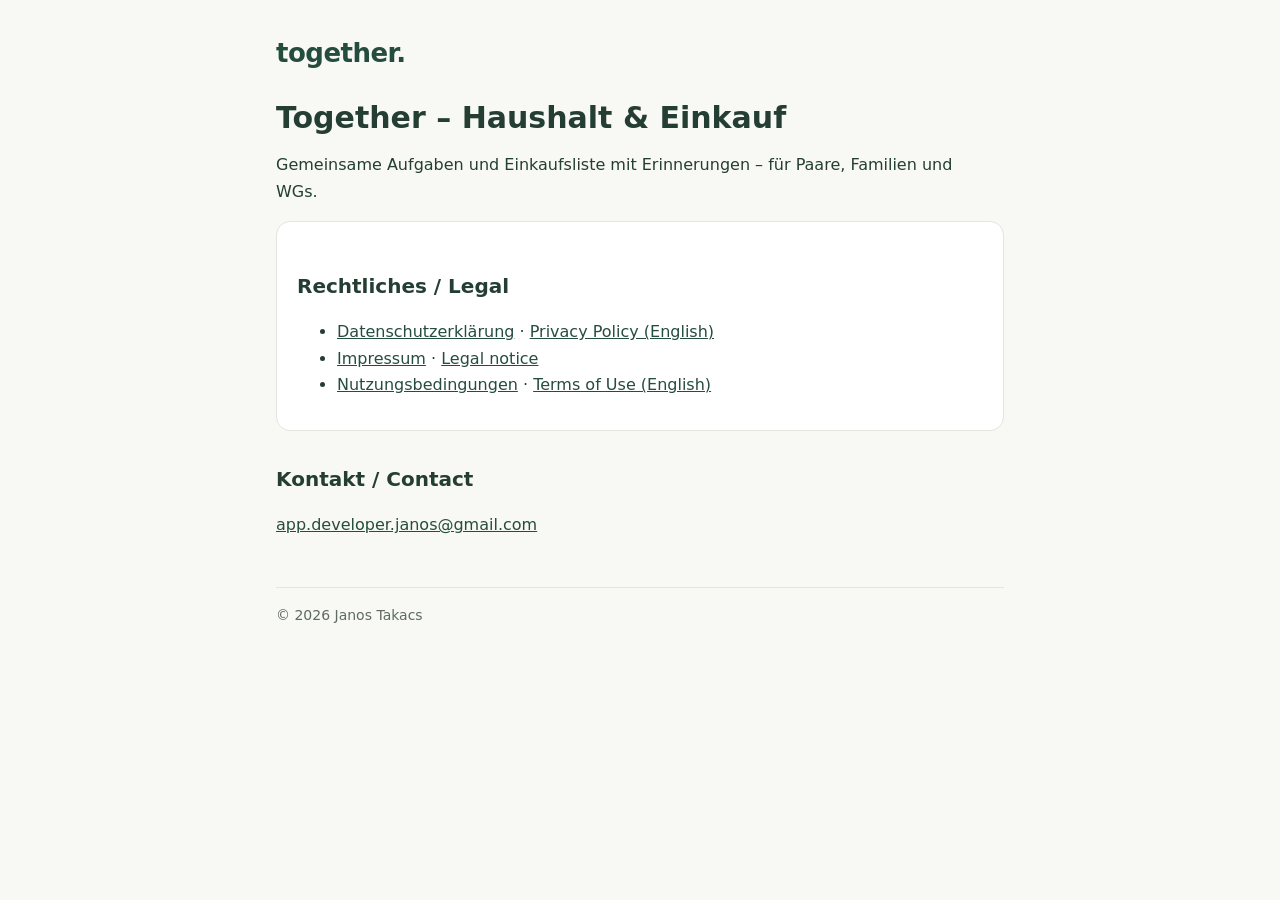
<file: index.html>
<!doctype html>
<html lang="de">
<head>
  <meta charset="utf-8">
  <meta name="viewport" content="width=device-width, initial-scale=1">
  <title>Together – Rechtliches</title>
  <link rel="stylesheet" href="style.css">
</head>
<body>
<main>
  <header><a class="brand" href="index.html">together.</a></header>
  <h1>Together – Haushalt &amp; Einkauf</h1>
  <p>Gemeinsame Aufgaben und Einkaufsliste mit Erinnerungen – für Paare, Familien und WGs.</p>
  <div class="card">
    <h2>Rechtliches / Legal</h2>
    <ul>
      <li><a href="datenschutz.html">Datenschutzerklärung</a> · <a href="privacy.html">Privacy Policy (English)</a></li>
      <li><a href="impressum.html">Impressum</a> · <a href="impressum.html#en">Legal notice</a></li>
      <li><a href="nutzungsbedingungen.html">Nutzungsbedingungen</a> · <a href="terms.html">Terms of Use (English)</a></li>
    </ul>
  </div>
  <h2>Kontakt / Contact</h2>
  <p><a href="mailto:app.developer.janos@gmail.com">app.developer.janos@gmail.com</a></p>
  <footer>© 2026 Janos Takacs</footer>
</main>
</body>
</html>
</file>
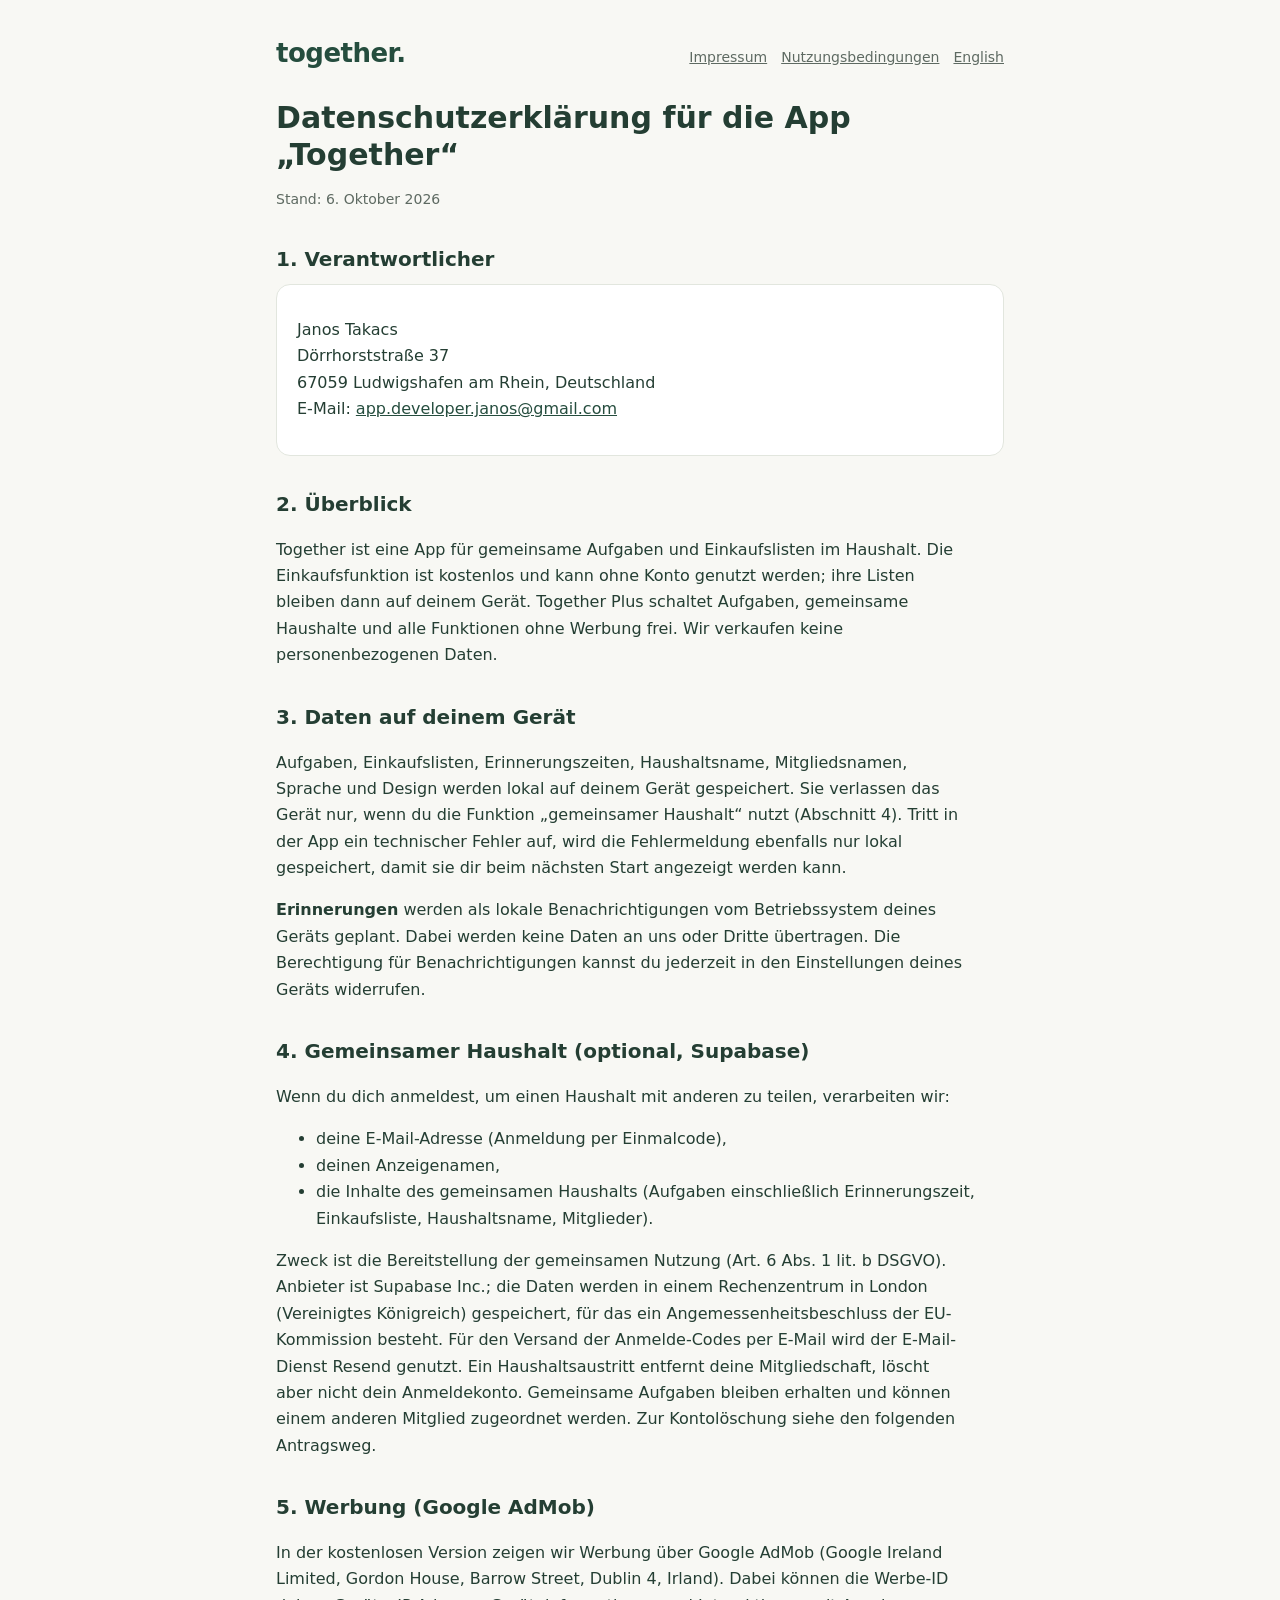
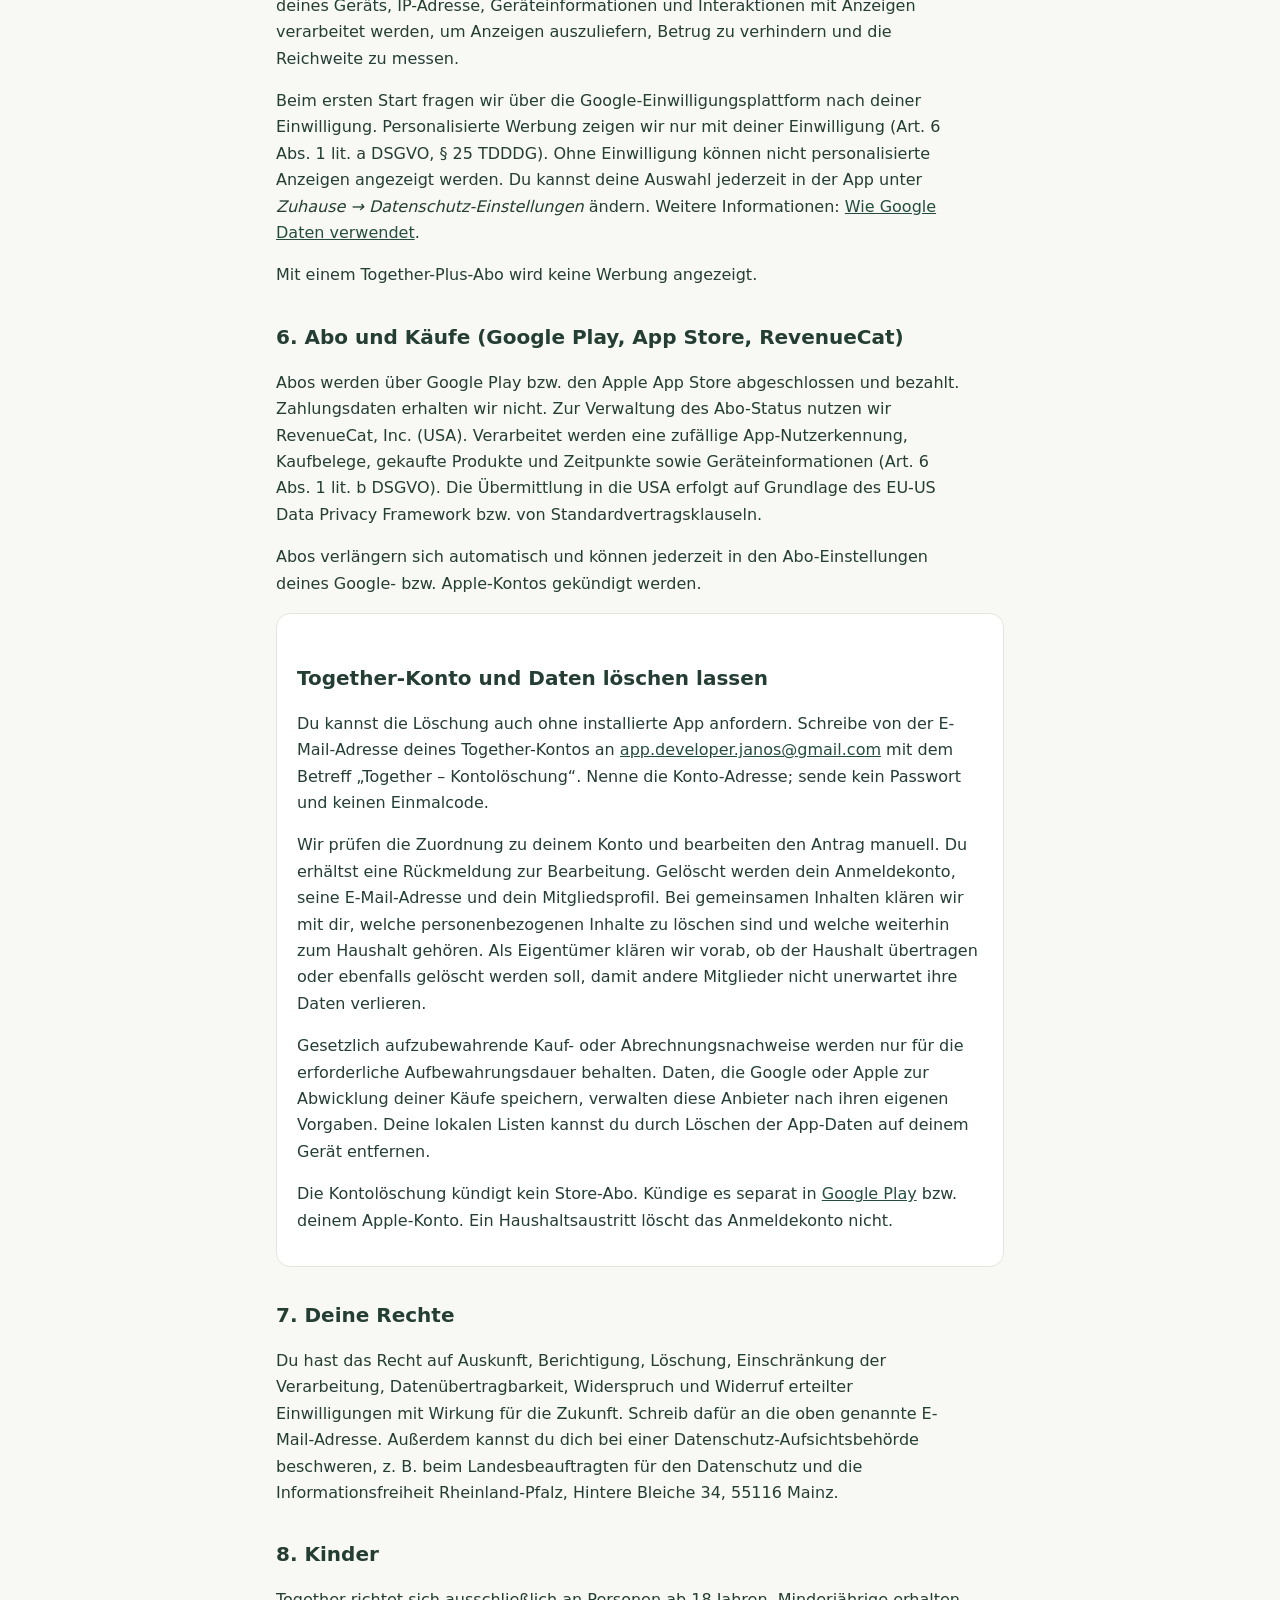
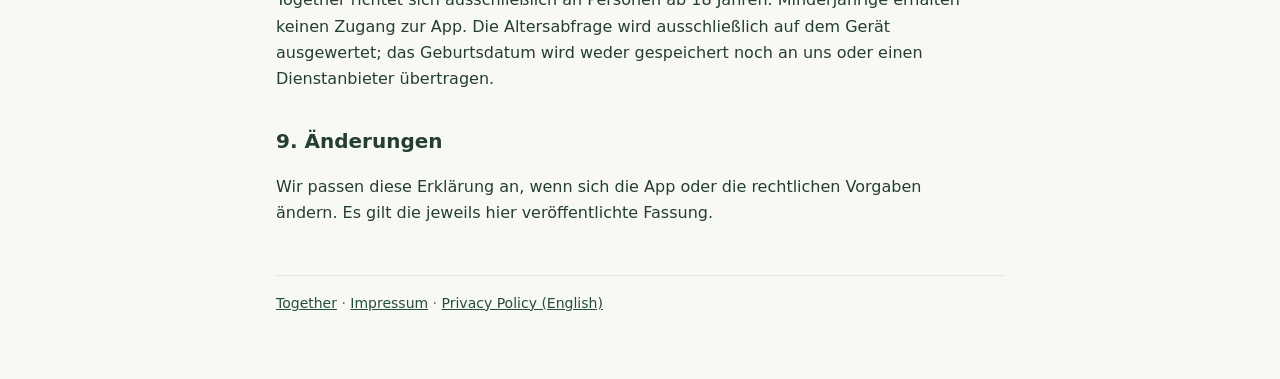
<file: datenschutz.html>
<!doctype html>
<html lang="de">
<head>
  <meta charset="utf-8">
  <meta name="viewport" content="width=device-width, initial-scale=1">
  <title>Together – Datenschutzerklärung</title>
  <link rel="stylesheet" href="style.css">
</head>
<body>
<main>
  <header><a class="brand" href="index.html">together.</a>
    <nav><a href="impressum.html">Impressum</a><a href="nutzungsbedingungen.html">Nutzungsbedingungen</a><a class="lang" href="privacy.html">English</a></nav></header>

  <h1>Datenschutzerklärung für die App „Together“</h1>
  <p class="meta">Stand: 6. Oktober 2026</p>

  <h2>1. Verantwortlicher</h2>
  <div class="card">
    <p>Janos Takacs<br>Dörrhorststraße 37<br>67059 Ludwigshafen am Rhein, Deutschland<br>
    E-Mail: <a href="mailto:app.developer.janos@gmail.com">app.developer.janos@gmail.com</a></p>
  </div>

  <h2>2. Überblick</h2>
  <p>Together ist eine App für gemeinsame Aufgaben und Einkaufslisten im Haushalt. Die Einkaufsfunktion ist kostenlos und kann ohne Konto genutzt werden; ihre Listen bleiben dann auf deinem Gerät. Together Plus schaltet Aufgaben, gemeinsame Haushalte und alle Funktionen ohne Werbung frei. Wir verkaufen keine personenbezogenen Daten.</p>

  <h2>3. Daten auf deinem Gerät</h2>
  <p>Aufgaben, Einkaufslisten, Erinnerungszeiten, Haushaltsname, Mitgliedsnamen, Sprache und Design werden lokal auf deinem Gerät gespeichert. Sie verlassen das Gerät nur, wenn du die Funktion „gemeinsamer Haushalt“ nutzt (Abschnitt 4). Tritt in der App ein technischer Fehler auf, wird die Fehlermeldung ebenfalls nur lokal gespeichert, damit sie dir beim nächsten Start angezeigt werden kann.</p>
  <p><strong>Erinnerungen</strong> werden als lokale Benachrichtigungen vom Betriebssystem deines Geräts geplant. Dabei werden keine Daten an uns oder Dritte übertragen. Die Berechtigung für Benachrichtigungen kannst du jederzeit in den Einstellungen deines Geräts widerrufen.</p>

  <h2>4. Gemeinsamer Haushalt (optional, Supabase)</h2>
  <p>Wenn du dich anmeldest, um einen Haushalt mit anderen zu teilen, verarbeiten wir:</p>
  <ul>
    <li>deine E-Mail-Adresse (Anmeldung per Einmalcode),</li>
    <li>deinen Anzeigenamen,</li>
    <li>die Inhalte des gemeinsamen Haushalts (Aufgaben einschließlich Erinnerungszeit, Einkaufsliste, Haushaltsname, Mitglieder).</li>
  </ul>
  <p>Zweck ist die Bereitstellung der gemeinsamen Nutzung (Art. 6 Abs. 1 lit. b DSGVO). Anbieter ist Supabase Inc.; die Daten werden in einem Rechenzentrum in London (Vereinigtes Königreich) gespeichert, für das ein Angemessenheitsbeschluss der EU-Kommission besteht. Für den Versand der Anmelde-Codes per E-Mail wird der E-Mail-Dienst Resend genutzt. Ein Haushaltsaustritt entfernt deine Mitgliedschaft, löscht aber nicht dein Anmeldekonto. Gemeinsame Aufgaben bleiben erhalten und können einem anderen Mitglied zugeordnet werden. Zur Kontolöschung siehe den folgenden Antragsweg.</p>

  <h2>5. Werbung (Google AdMob)</h2>
  <p>In der kostenlosen Version zeigen wir Werbung über Google AdMob (Google Ireland Limited, Gordon House, Barrow Street, Dublin 4, Irland). Dabei können die Werbe-ID deines Geräts, IP-Adresse, Geräteinformationen und Interaktionen mit Anzeigen verarbeitet werden, um Anzeigen auszuliefern, Betrug zu verhindern und die Reichweite zu messen.</p>
  <p>Beim ersten Start fragen wir über die Google-Einwilligungsplattform nach deiner Einwilligung. Personalisierte Werbung zeigen wir nur mit deiner Einwilligung (Art. 6 Abs. 1 lit. a DSGVO, § 25 TDDDG). Ohne Einwilligung können nicht personalisierte Anzeigen angezeigt werden. Du kannst deine Auswahl jederzeit in der App unter <em>Zuhause → Datenschutz-Einstellungen</em> ändern. Weitere Informationen: <a href="https://policies.google.com/technologies/partner-sites">Wie Google Daten verwendet</a>.</p>
  <p>Mit einem Together-Plus-Abo wird keine Werbung angezeigt.</p>

  <h2>6. Abo und Käufe (Google Play, App Store, RevenueCat)</h2>
  <p>Abos werden über Google Play bzw. den Apple App Store abgeschlossen und bezahlt. Zahlungsdaten erhalten wir nicht. Zur Verwaltung des Abo-Status nutzen wir RevenueCat, Inc. (USA). Verarbeitet werden eine zufällige App-Nutzerkennung, Kaufbelege, gekaufte Produkte und Zeitpunkte sowie Geräteinformationen (Art. 6 Abs. 1 lit. b DSGVO). Die Übermittlung in die USA erfolgt auf Grundlage des EU-US Data Privacy Framework bzw. von Standardvertragsklauseln.</p>
  <p>Abos verlängern sich automatisch und können jederzeit in den Abo-Einstellungen deines Google- bzw. Apple-Kontos gekündigt werden.</p>


  <section id="konto-loeschen" class="card">
    <h2>Together-Konto und Daten löschen lassen</h2>
    <p>Du kannst die Löschung auch ohne installierte App anfordern. Schreibe von der E-Mail-Adresse deines Together-Kontos an <a href="mailto:app.developer.janos@gmail.com?subject=Together%20-%20Kontol%C3%B6schung">app.developer.janos@gmail.com</a> mit dem Betreff „Together – Kontolöschung“. Nenne die Konto-Adresse; sende kein Passwort und keinen Einmalcode.</p>
    <p>Wir prüfen die Zuordnung zu deinem Konto und bearbeiten den Antrag manuell. Du erhältst eine Rückmeldung zur Bearbeitung. Gelöscht werden dein Anmeldekonto, seine E-Mail-Adresse und dein Mitgliedsprofil. Bei gemeinsamen Inhalten klären wir mit dir, welche personenbezogenen Inhalte zu löschen sind und welche weiterhin zum Haushalt gehören. Als Eigentümer klären wir vorab, ob der Haushalt übertragen oder ebenfalls gelöscht werden soll, damit andere Mitglieder nicht unerwartet ihre Daten verlieren.</p>
    <p>Gesetzlich aufzubewahrende Kauf- oder Abrechnungsnachweise werden nur für die erforderliche Aufbewahrungsdauer behalten. Daten, die Google oder Apple zur Abwicklung deiner Käufe speichern, verwalten diese Anbieter nach ihren eigenen Vorgaben. Deine lokalen Listen kannst du durch Löschen der App-Daten auf deinem Gerät entfernen.</p>
    <p>Die Kontolöschung kündigt kein Store-Abo. Kündige es separat in <a href="https://play.google.com/store/account/subscriptions">Google Play</a> bzw. deinem Apple-Konto. Ein Haushaltsaustritt löscht das Anmeldekonto nicht.</p>
  </section>

  <h2>7. Deine Rechte</h2>
  <p>Du hast das Recht auf Auskunft, Berichtigung, Löschung, Einschränkung der Verarbeitung, Datenübertragbarkeit, Widerspruch und Widerruf erteilter Einwilligungen mit Wirkung für die Zukunft. Schreib dafür an die oben genannte E-Mail-Adresse. Außerdem kannst du dich bei einer Datenschutz-Aufsichtsbehörde beschweren, z. B. beim Landesbeauftragten für den Datenschutz und die Informationsfreiheit Rheinland-Pfalz, Hintere Bleiche 34, 55116 Mainz.</p>

  <h2>8. Kinder</h2>
  <p>Together richtet sich ausschließlich an Personen ab 18 Jahren. Minderjährige erhalten keinen Zugang zur App. Die Altersabfrage wird ausschließlich auf dem Gerät ausgewertet; das Geburtsdatum wird weder gespeichert noch an uns oder einen Dienstanbieter übertragen.</p>

  <h2>9. Änderungen</h2>
  <p>Wir passen diese Erklärung an, wenn sich die App oder die rechtlichen Vorgaben ändern. Es gilt die jeweils hier veröffentlichte Fassung.</p>

  <footer><a href="index.html">Together</a> · <a href="impressum.html">Impressum</a> · <a href="privacy.html">Privacy Policy (English)</a></footer>
</main>
</body>
</html>
</file>
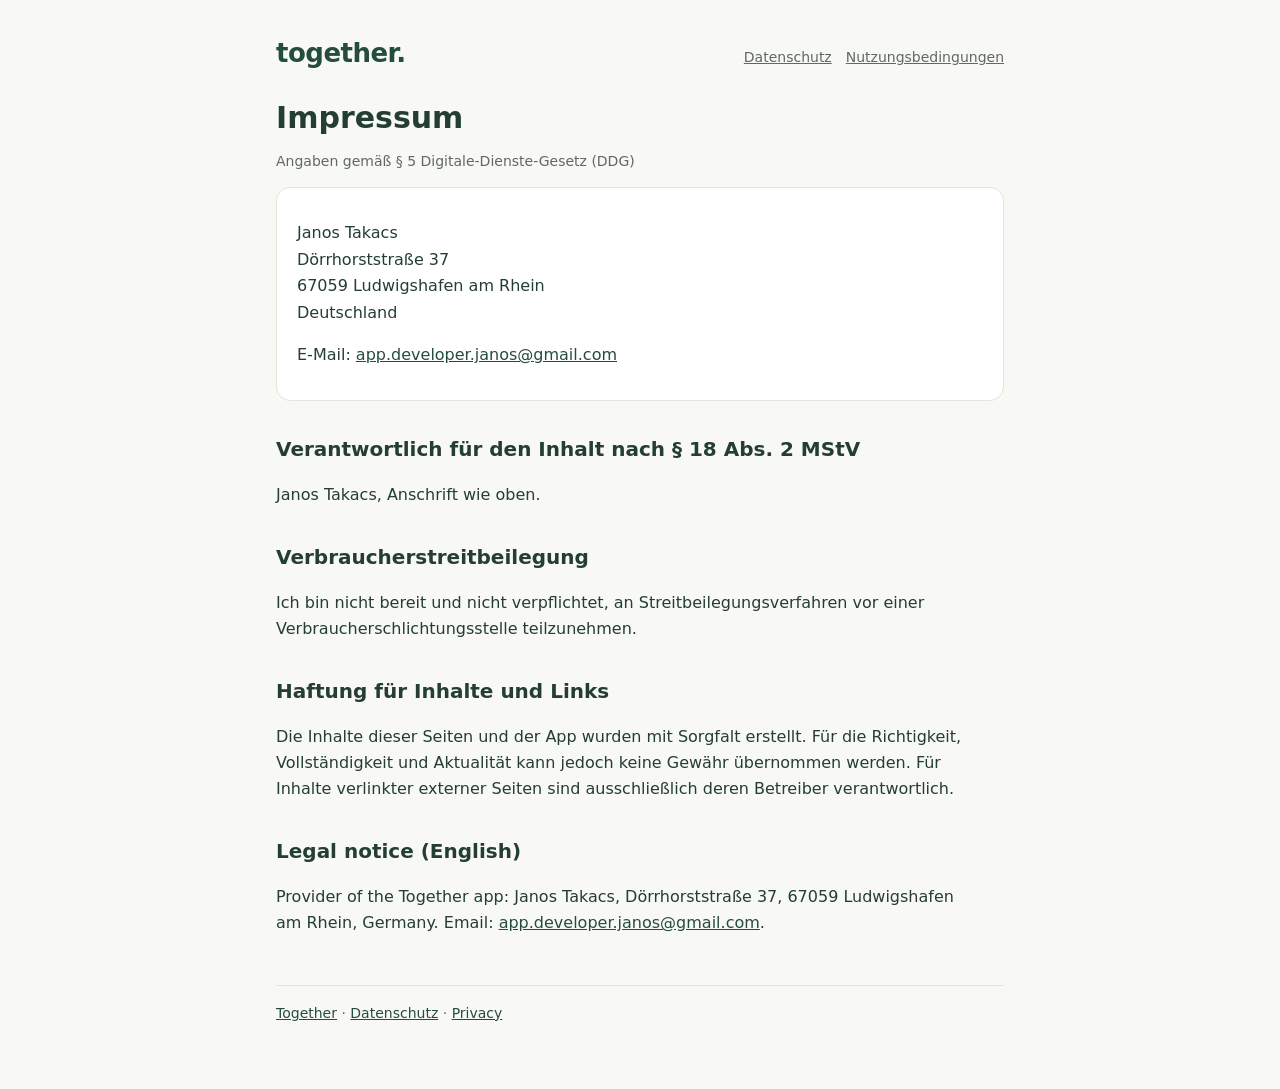
<file: impressum.html>
<!doctype html>
<html lang="de">
<head>
  <meta charset="utf-8">
  <meta name="viewport" content="width=device-width, initial-scale=1">
  <title>Together – Impressum</title>
  <link rel="stylesheet" href="style.css">
</head>
<body>
<main>
  <header><a class="brand" href="index.html">together.</a>
    <nav><a href="datenschutz.html">Datenschutz</a><a href="nutzungsbedingungen.html">Nutzungsbedingungen</a></nav></header>

  <h1>Impressum</h1>
  <p class="meta">Angaben gemäß § 5 Digitale-Dienste-Gesetz (DDG)</p>

  <div class="card">
    <p>Janos Takacs<br>
    Dörrhorststraße 37<br>
    67059 Ludwigshafen am Rhein<br>
    Deutschland</p>
    <p>E-Mail: <a href="mailto:app.developer.janos@gmail.com">app.developer.janos@gmail.com</a></p>
  </div>

  <h2>Verantwortlich für den Inhalt nach § 18 Abs. 2 MStV</h2>
  <p>Janos Takacs, Anschrift wie oben.</p>

  <h2>Verbraucherstreitbeilegung</h2>
  <p>Ich bin nicht bereit und nicht verpflichtet, an Streitbeilegungsverfahren vor einer Verbraucherschlichtungsstelle teilzunehmen.</p>

  <h2>Haftung für Inhalte und Links</h2>
  <p>Die Inhalte dieser Seiten und der App wurden mit Sorgfalt erstellt. Für die Richtigkeit, Vollständigkeit und Aktualität kann jedoch keine Gewähr übernommen werden. Für Inhalte verlinkter externer Seiten sind ausschließlich deren Betreiber verantwortlich.</p>

  <h2 id="en">Legal notice (English)</h2>
  <p>Provider of the Together app: Janos Takacs, Dörrhorststraße 37, 67059 Ludwigshafen am Rhein, Germany. Email: <a href="mailto:app.developer.janos@gmail.com">app.developer.janos@gmail.com</a>.</p>

  <footer><a href="index.html">Together</a> · <a href="datenschutz.html">Datenschutz</a> · <a href="privacy.html">Privacy</a></footer>
</main>
</body>
</html>
</file>
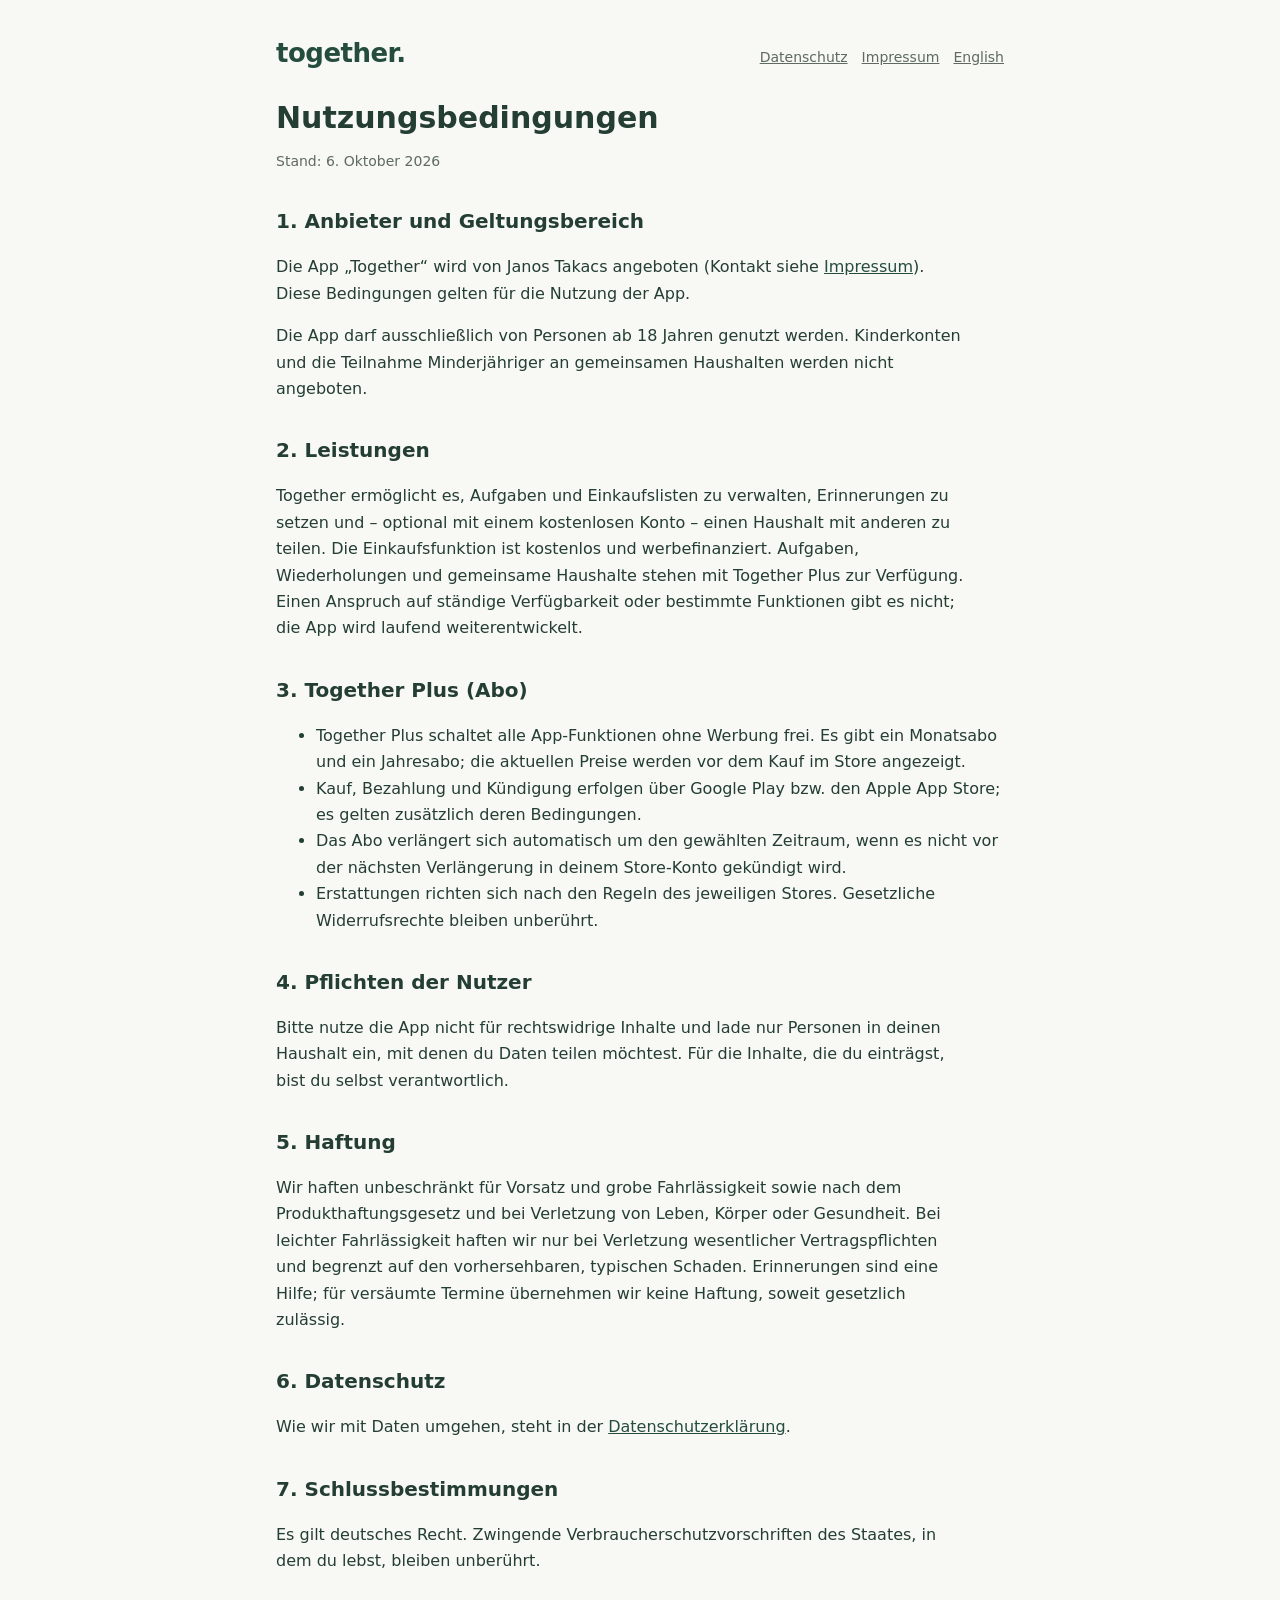
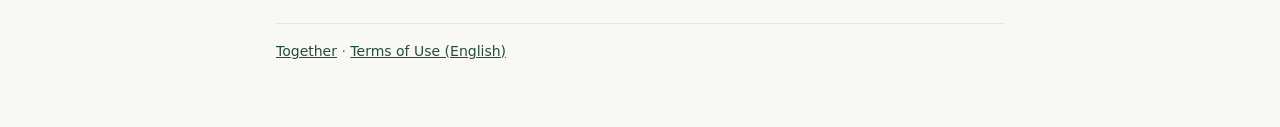
<file: nutzungsbedingungen.html>
<!doctype html>
<html lang="de">
<head>
  <meta charset="utf-8">
  <meta name="viewport" content="width=device-width, initial-scale=1">
  <title>Together – Nutzungsbedingungen</title>
  <link rel="stylesheet" href="style.css">
</head>
<body>
<main>
  <header><a class="brand" href="index.html">together.</a>
    <nav><a href="datenschutz.html">Datenschutz</a><a href="impressum.html">Impressum</a><a class="lang" href="terms.html">English</a></nav></header>

  <h1>Nutzungsbedingungen</h1>
  <p class="meta">Stand: 6. Oktober 2026</p>

  <h2>1. Anbieter und Geltungsbereich</h2>
  <p>Die App „Together“ wird von Janos Takacs angeboten (Kontakt siehe <a href="impressum.html">Impressum</a>). Diese Bedingungen gelten für die Nutzung der App.</p>

  <p>Die App darf ausschließlich von Personen ab 18 Jahren genutzt werden. Kinderkonten und die Teilnahme Minderjähriger an gemeinsamen Haushalten werden nicht angeboten.</p>

  <h2>2. Leistungen</h2>
  <p>Together ermöglicht es, Aufgaben und Einkaufslisten zu verwalten, Erinnerungen zu setzen und – optional mit einem kostenlosen Konto – einen Haushalt mit anderen zu teilen. Die Einkaufsfunktion ist kostenlos und werbefinanziert. Aufgaben, Wiederholungen und gemeinsame Haushalte stehen mit Together Plus zur Verfügung. Einen Anspruch auf ständige Verfügbarkeit oder bestimmte Funktionen gibt es nicht; die App wird laufend weiterentwickelt.</p>

  <h2>3. Together Plus (Abo)</h2>
  <ul>
    <li>Together Plus schaltet alle App-Funktionen ohne Werbung frei. Es gibt ein Monatsabo und ein Jahresabo; die aktuellen Preise werden vor dem Kauf im Store angezeigt.</li>
    <li>Kauf, Bezahlung und Kündigung erfolgen über Google Play bzw. den Apple App Store; es gelten zusätzlich deren Bedingungen.</li>
    <li>Das Abo verlängert sich automatisch um den gewählten Zeitraum, wenn es nicht vor der nächsten Verlängerung in deinem Store-Konto gekündigt wird.</li>
    <li>Erstattungen richten sich nach den Regeln des jeweiligen Stores. Gesetzliche Widerrufsrechte bleiben unberührt.</li>
  </ul>

  <h2>4. Pflichten der Nutzer</h2>
  <p>Bitte nutze die App nicht für rechtswidrige Inhalte und lade nur Personen in deinen Haushalt ein, mit denen du Daten teilen möchtest. Für die Inhalte, die du einträgst, bist du selbst verantwortlich.</p>

  <h2>5. Haftung</h2>
  <p>Wir haften unbeschränkt für Vorsatz und grobe Fahrlässigkeit sowie nach dem Produkthaftungsgesetz und bei Verletzung von Leben, Körper oder Gesundheit. Bei leichter Fahrlässigkeit haften wir nur bei Verletzung wesentlicher Vertragspflichten und begrenzt auf den vorhersehbaren, typischen Schaden. Erinnerungen sind eine Hilfe; für versäumte Termine übernehmen wir keine Haftung, soweit gesetzlich zulässig.</p>

  <h2>6. Datenschutz</h2>
  <p>Wie wir mit Daten umgehen, steht in der <a href="datenschutz.html">Datenschutzerklärung</a>.</p>

  <h2>7. Schlussbestimmungen</h2>
  <p>Es gilt deutsches Recht. Zwingende Verbraucherschutzvorschriften des Staates, in dem du lebst, bleiben unberührt.</p>

  <footer><a href="index.html">Together</a> · <a href="terms.html">Terms of Use (English)</a></footer>
</main>
</body>
</html>
</file>
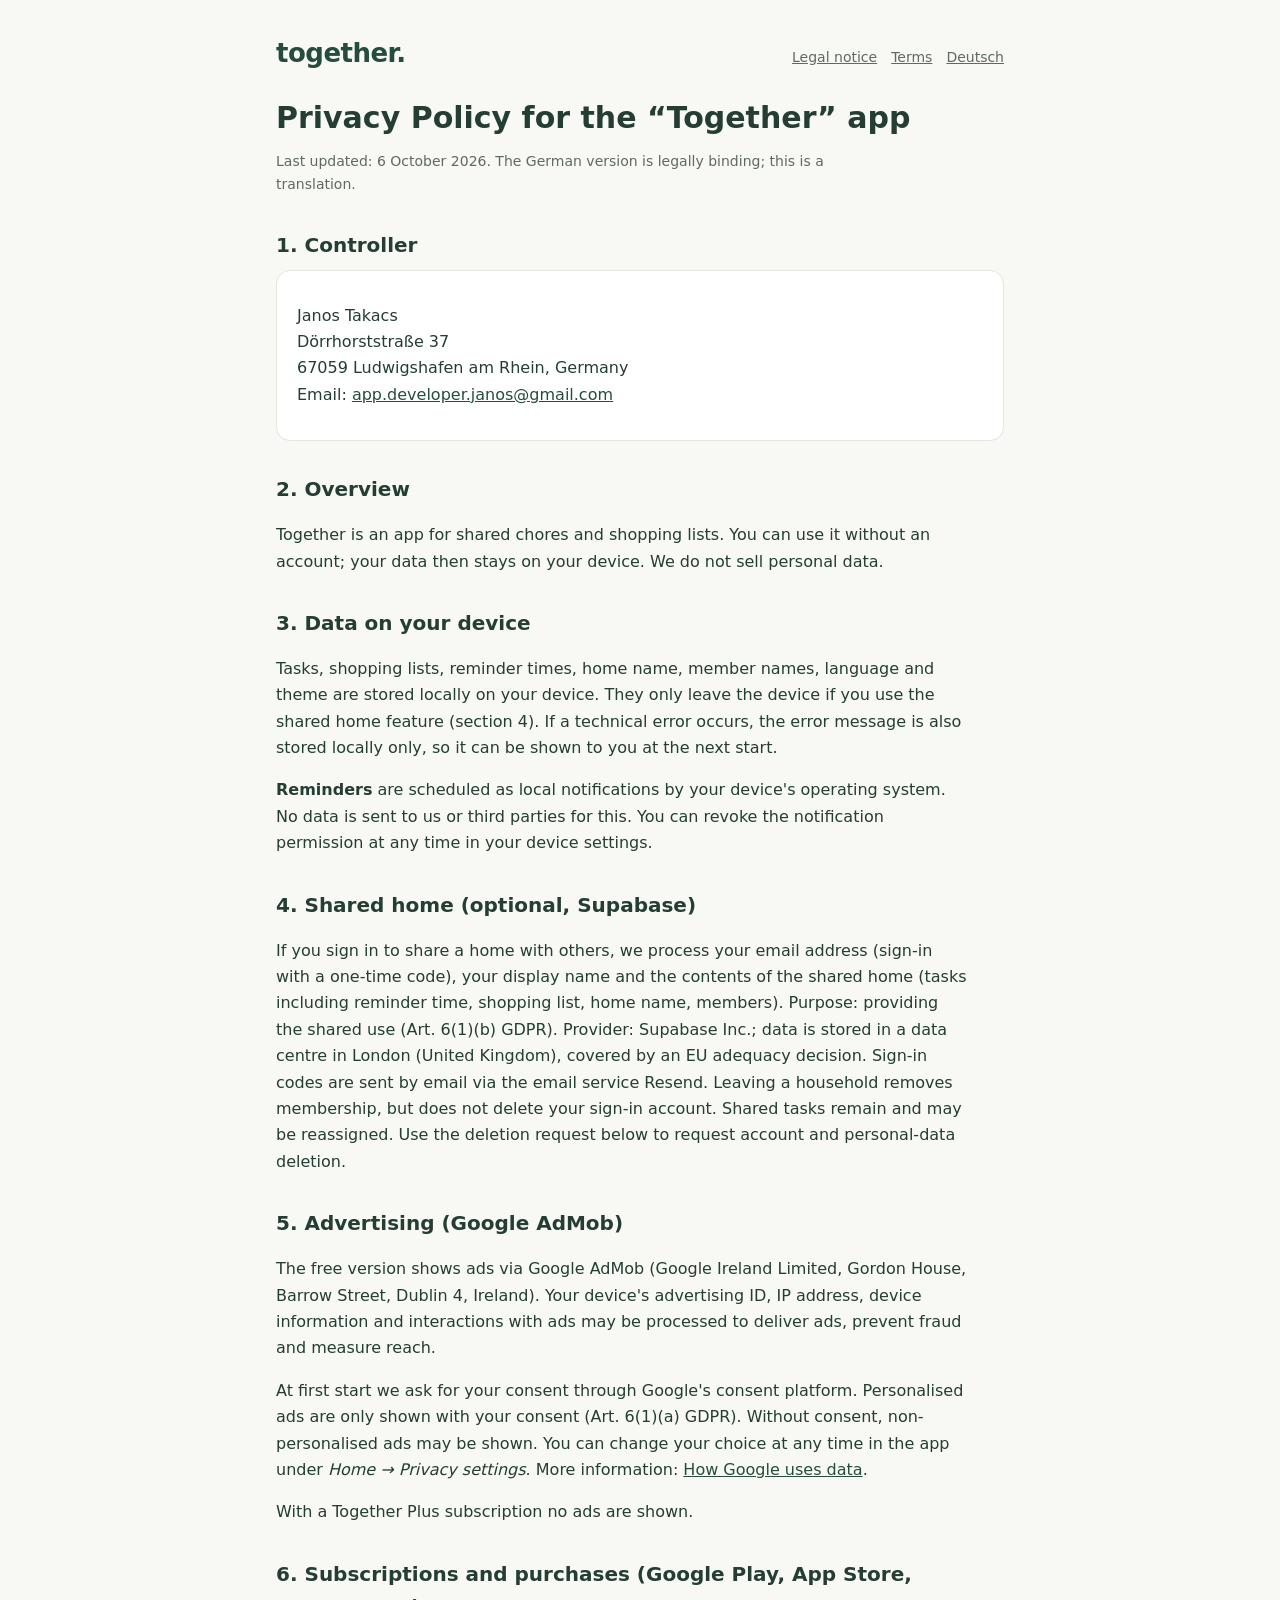
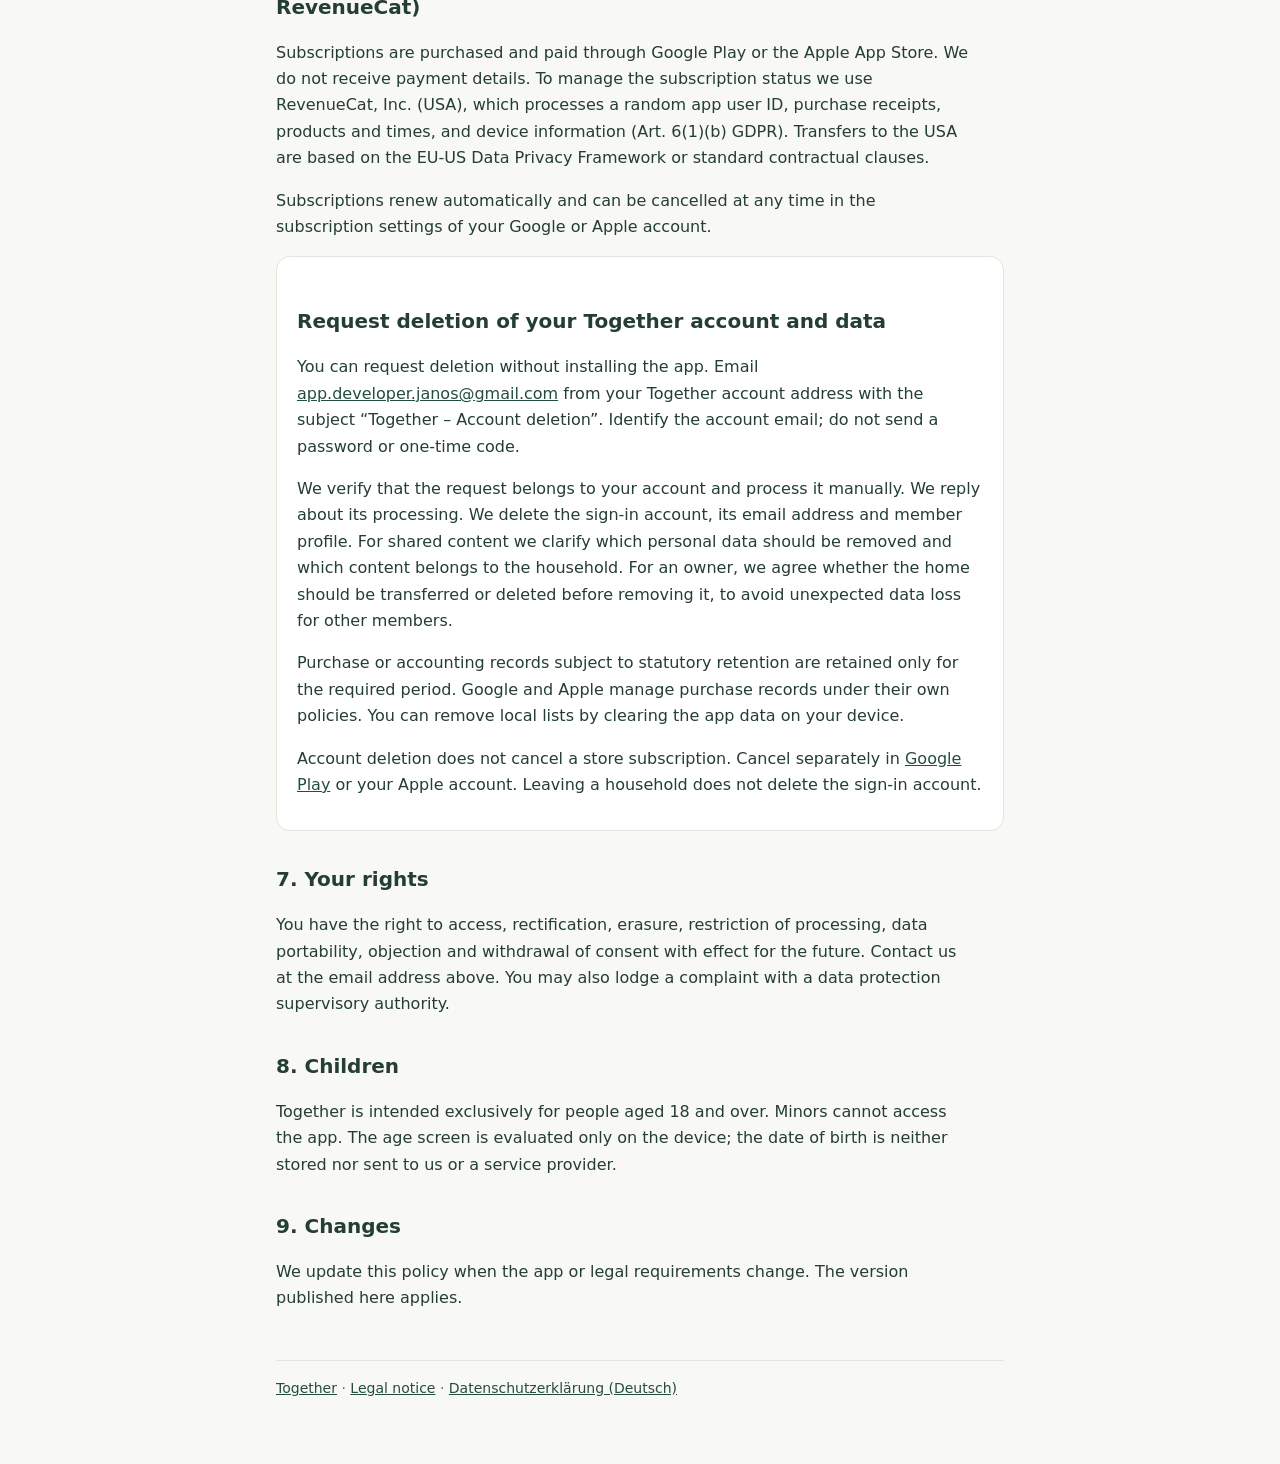
<file: privacy.html>
<!doctype html>
<html lang="en">
<head>
  <meta charset="utf-8">
  <meta name="viewport" content="width=device-width, initial-scale=1">
  <title>Together – Privacy Policy</title>
  <link rel="stylesheet" href="style.css">
</head>
<body>
<main>
  <header><a class="brand" href="index.html">together.</a>
    <nav><a href="impressum.html#en">Legal notice</a><a href="terms.html">Terms</a><a class="lang" href="datenschutz.html">Deutsch</a></nav></header>

  <h1>Privacy Policy for the “Together” app</h1>
  <p class="meta">Last updated: 6 October 2026. The German version is legally binding; this is a translation.</p>

  <h2>1. Controller</h2>
  <div class="card">
    <p>Janos Takacs<br>Dörrhorststraße 37<br>67059 Ludwigshafen am Rhein, Germany<br>
    Email: <a href="mailto:app.developer.janos@gmail.com">app.developer.janos@gmail.com</a></p>
  </div>

  <h2>2. Overview</h2>
  <p>Together is an app for shared chores and shopping lists. You can use it without an account; your data then stays on your device. We do not sell personal data.</p>

  <h2>3. Data on your device</h2>
  <p>Tasks, shopping lists, reminder times, home name, member names, language and theme are stored locally on your device. They only leave the device if you use the shared home feature (section 4). If a technical error occurs, the error message is also stored locally only, so it can be shown to you at the next start.</p>
  <p><strong>Reminders</strong> are scheduled as local notifications by your device's operating system. No data is sent to us or third parties for this. You can revoke the notification permission at any time in your device settings.</p>

  <h2>4. Shared home (optional, Supabase)</h2>
  <p>If you sign in to share a home with others, we process your email address (sign-in with a one-time code), your display name and the contents of the shared home (tasks including reminder time, shopping list, home name, members). Purpose: providing the shared use (Art. 6(1)(b) GDPR). Provider: Supabase Inc.; data is stored in a data centre in London (United Kingdom), covered by an EU adequacy decision. Sign-in codes are sent by email via the email service Resend. Leaving a household removes membership, but does not delete your sign-in account. Shared tasks remain and may be reassigned. Use the deletion request below to request account and personal-data deletion.</p>

  <h2>5. Advertising (Google AdMob)</h2>
  <p>The free version shows ads via Google AdMob (Google Ireland Limited, Gordon House, Barrow Street, Dublin 4, Ireland). Your device's advertising ID, IP address, device information and interactions with ads may be processed to deliver ads, prevent fraud and measure reach.</p>
  <p>At first start we ask for your consent through Google's consent platform. Personalised ads are only shown with your consent (Art. 6(1)(a) GDPR). Without consent, non-personalised ads may be shown. You can change your choice at any time in the app under <em>Home → Privacy settings</em>. More information: <a href="https://policies.google.com/technologies/partner-sites">How Google uses data</a>.</p>
  <p>With a Together Plus subscription no ads are shown.</p>

  <h2>6. Subscriptions and purchases (Google Play, App Store, RevenueCat)</h2>
  <p>Subscriptions are purchased and paid through Google Play or the Apple App Store. We do not receive payment details. To manage the subscription status we use RevenueCat, Inc. (USA), which processes a random app user ID, purchase receipts, products and times, and device information (Art. 6(1)(b) GDPR). Transfers to the USA are based on the EU-US Data Privacy Framework or standard contractual clauses.</p>
  <p>Subscriptions renew automatically and can be cancelled at any time in the subscription settings of your Google or Apple account.</p>


  <section id="delete-account" class="card">
    <h2>Request deletion of your Together account and data</h2>
    <p>You can request deletion without installing the app. Email <a href="mailto:app.developer.janos@gmail.com?subject=Together%20-%20Account%20deletion">app.developer.janos@gmail.com</a> from your Together account address with the subject “Together – Account deletion”. Identify the account email; do not send a password or one-time code.</p>
    <p>We verify that the request belongs to your account and process it manually. We reply about its processing. We delete the sign-in account, its email address and member profile. For shared content we clarify which personal data should be removed and which content belongs to the household. For an owner, we agree whether the home should be transferred or deleted before removing it, to avoid unexpected data loss for other members.</p>
    <p>Purchase or accounting records subject to statutory retention are retained only for the required period. Google and Apple manage purchase records under their own policies. You can remove local lists by clearing the app data on your device.</p>
    <p>Account deletion does not cancel a store subscription. Cancel separately in <a href="https://play.google.com/store/account/subscriptions">Google Play</a> or your Apple account. Leaving a household does not delete the sign-in account.</p>
  </section>

  <h2>7. Your rights</h2>
  <p>You have the right to access, rectification, erasure, restriction of processing, data portability, objection and withdrawal of consent with effect for the future. Contact us at the email address above. You may also lodge a complaint with a data protection supervisory authority.</p>

  <h2>8. Children</h2>
  <p>Together is intended exclusively for people aged 18 and over. Minors cannot access the app. The age screen is evaluated only on the device; the date of birth is neither stored nor sent to us or a service provider.</p>

  <h2>9. Changes</h2>
  <p>We update this policy when the app or legal requirements change. The version published here applies.</p>

  <footer><a href="index.html">Together</a> · <a href="impressum.html#en">Legal notice</a> · <a href="datenschutz.html">Datenschutzerklärung (Deutsch)</a></footer>
</main>
</body>
</html>
</file>
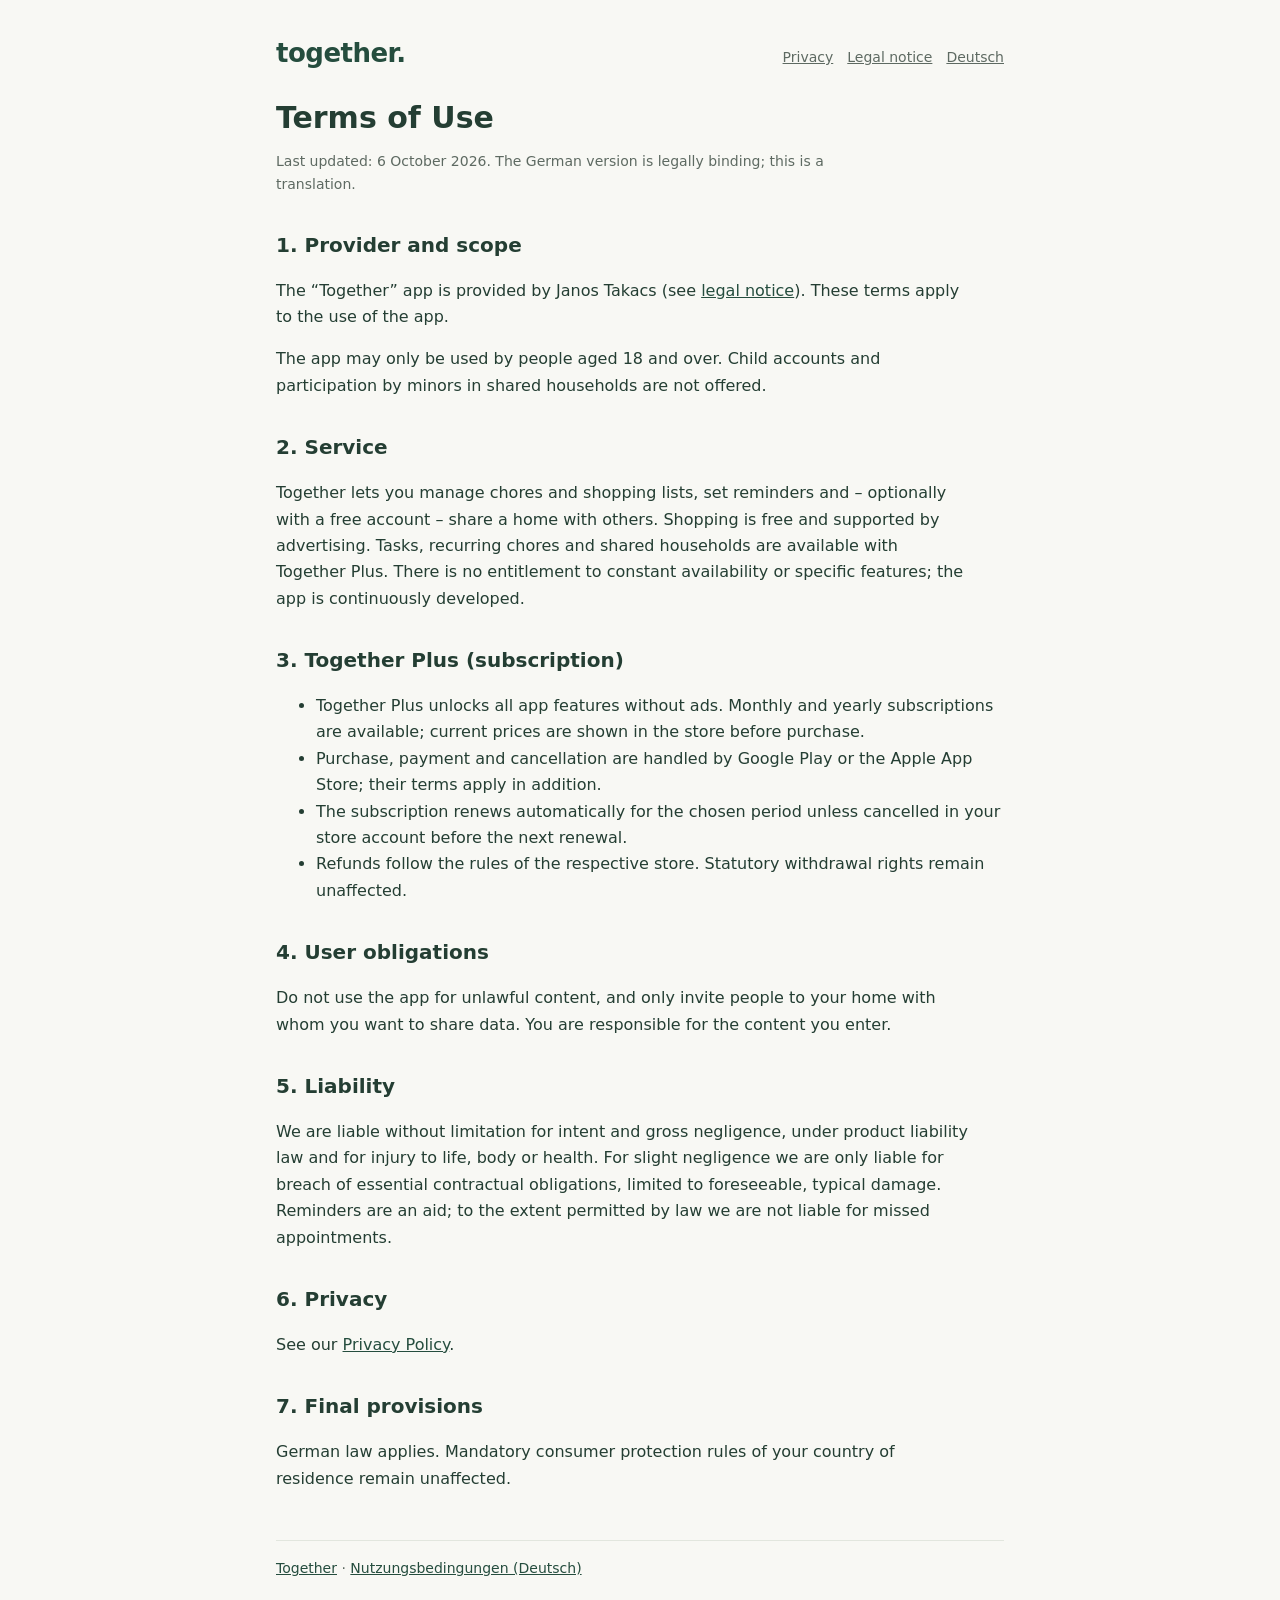
<file: terms.html>
<!doctype html>
<html lang="en">
<head>
  <meta charset="utf-8">
  <meta name="viewport" content="width=device-width, initial-scale=1">
  <title>Together – Terms of Use</title>
  <link rel="stylesheet" href="style.css">
</head>
<body>
<main>
  <header><a class="brand" href="index.html">together.</a>
    <nav><a href="privacy.html">Privacy</a><a href="impressum.html#en">Legal notice</a><a class="lang" href="nutzungsbedingungen.html">Deutsch</a></nav></header>

  <h1>Terms of Use</h1>
  <p class="meta">Last updated: 6 October 2026. The German version is legally binding; this is a translation.</p>

  <h2>1. Provider and scope</h2>
  <p>The “Together” app is provided by Janos Takacs (see <a href="impressum.html#en">legal notice</a>). These terms apply to the use of the app.</p>

  <p>The app may only be used by people aged 18 and over. Child accounts and participation by minors in shared households are not offered.</p>

  <h2>2. Service</h2>
  <p>Together lets you manage chores and shopping lists, set reminders and – optionally with a free account – share a home with others. Shopping is free and supported by advertising. Tasks, recurring chores and shared households are available with Together Plus. There is no entitlement to constant availability or specific features; the app is continuously developed.</p>

  <h2>3. Together Plus (subscription)</h2>
  <ul>
    <li>Together Plus unlocks all app features without ads. Monthly and yearly subscriptions are available; current prices are shown in the store before purchase.</li>
    <li>Purchase, payment and cancellation are handled by Google Play or the Apple App Store; their terms apply in addition.</li>
    <li>The subscription renews automatically for the chosen period unless cancelled in your store account before the next renewal.</li>
    <li>Refunds follow the rules of the respective store. Statutory withdrawal rights remain unaffected.</li>
  </ul>

  <h2>4. User obligations</h2>
  <p>Do not use the app for unlawful content, and only invite people to your home with whom you want to share data. You are responsible for the content you enter.</p>

  <h2>5. Liability</h2>
  <p>We are liable without limitation for intent and gross negligence, under product liability law and for injury to life, body or health. For slight negligence we are only liable for breach of essential contractual obligations, limited to foreseeable, typical damage. Reminders are an aid; to the extent permitted by law we are not liable for missed appointments.</p>

  <h2>6. Privacy</h2>
  <p>See our <a href="privacy.html">Privacy Policy</a>.</p>

  <h2>7. Final provisions</h2>
  <p>German law applies. Mandatory consumer protection rules of your country of residence remain unaffected.</p>

  <footer><a href="index.html">Together</a> · <a href="nutzungsbedingungen.html">Nutzungsbedingungen (Deutsch)</a></footer>
</main>
</body>
</html>
</file>
<file: style.css>
:root {
  --bg: #f8f8f4;
  --surface: #ffffff;
  --text: #243e33;
  --muted: #5e6a62;
  --line: #e2e6de;
  --accent: #254d3e;
}
@media (prefers-color-scheme: dark) {
  :root {
    --bg: #14241d;
    --surface: #1c2e25;
    --text: #eff4ea;
    --muted: #a0ae9f;
    --line: #34463a;
    --accent: #bbd4ad;
  }
}
* { box-sizing: border-box; }
body {
  margin: 0;
  background: var(--bg);
  color: var(--text);
  font: 16px/1.65 system-ui, -apple-system, "Segoe UI", Roboto, sans-serif;
}
main { max-width: 760px; margin: 0 auto; padding: 32px 16px 64px; }
header { display: flex; align-items: baseline; justify-content: space-between; gap: 16px; flex-wrap: wrap; margin-bottom: 24px; }
.brand { font-size: 26px; font-weight: 700; letter-spacing: -0.5px; color: var(--accent); text-decoration: none; }
nav a { color: var(--muted); margin-left: 14px; font-size: 14px; }
nav a:first-child { margin-left: 0; }
h1 { font-size: 30px; line-height: 1.25; margin: 8px 0 4px; }
h2 { font-size: 20px; margin: 32px 0 8px; }
h3 { font-size: 16px; margin: 20px 0 4px; }
p, li { max-width: 68ch; }
a { color: var(--accent); }
.meta { color: var(--muted); font-size: 14px; }
.card { background: var(--surface); border: 1px solid var(--line); border-radius: 14px; padding: 16px 20px; }
.lang { font-size: 14px; }
footer { margin-top: 48px; padding-top: 16px; border-top: 1px solid var(--line); color: var(--muted); font-size: 14px; }
</file>
